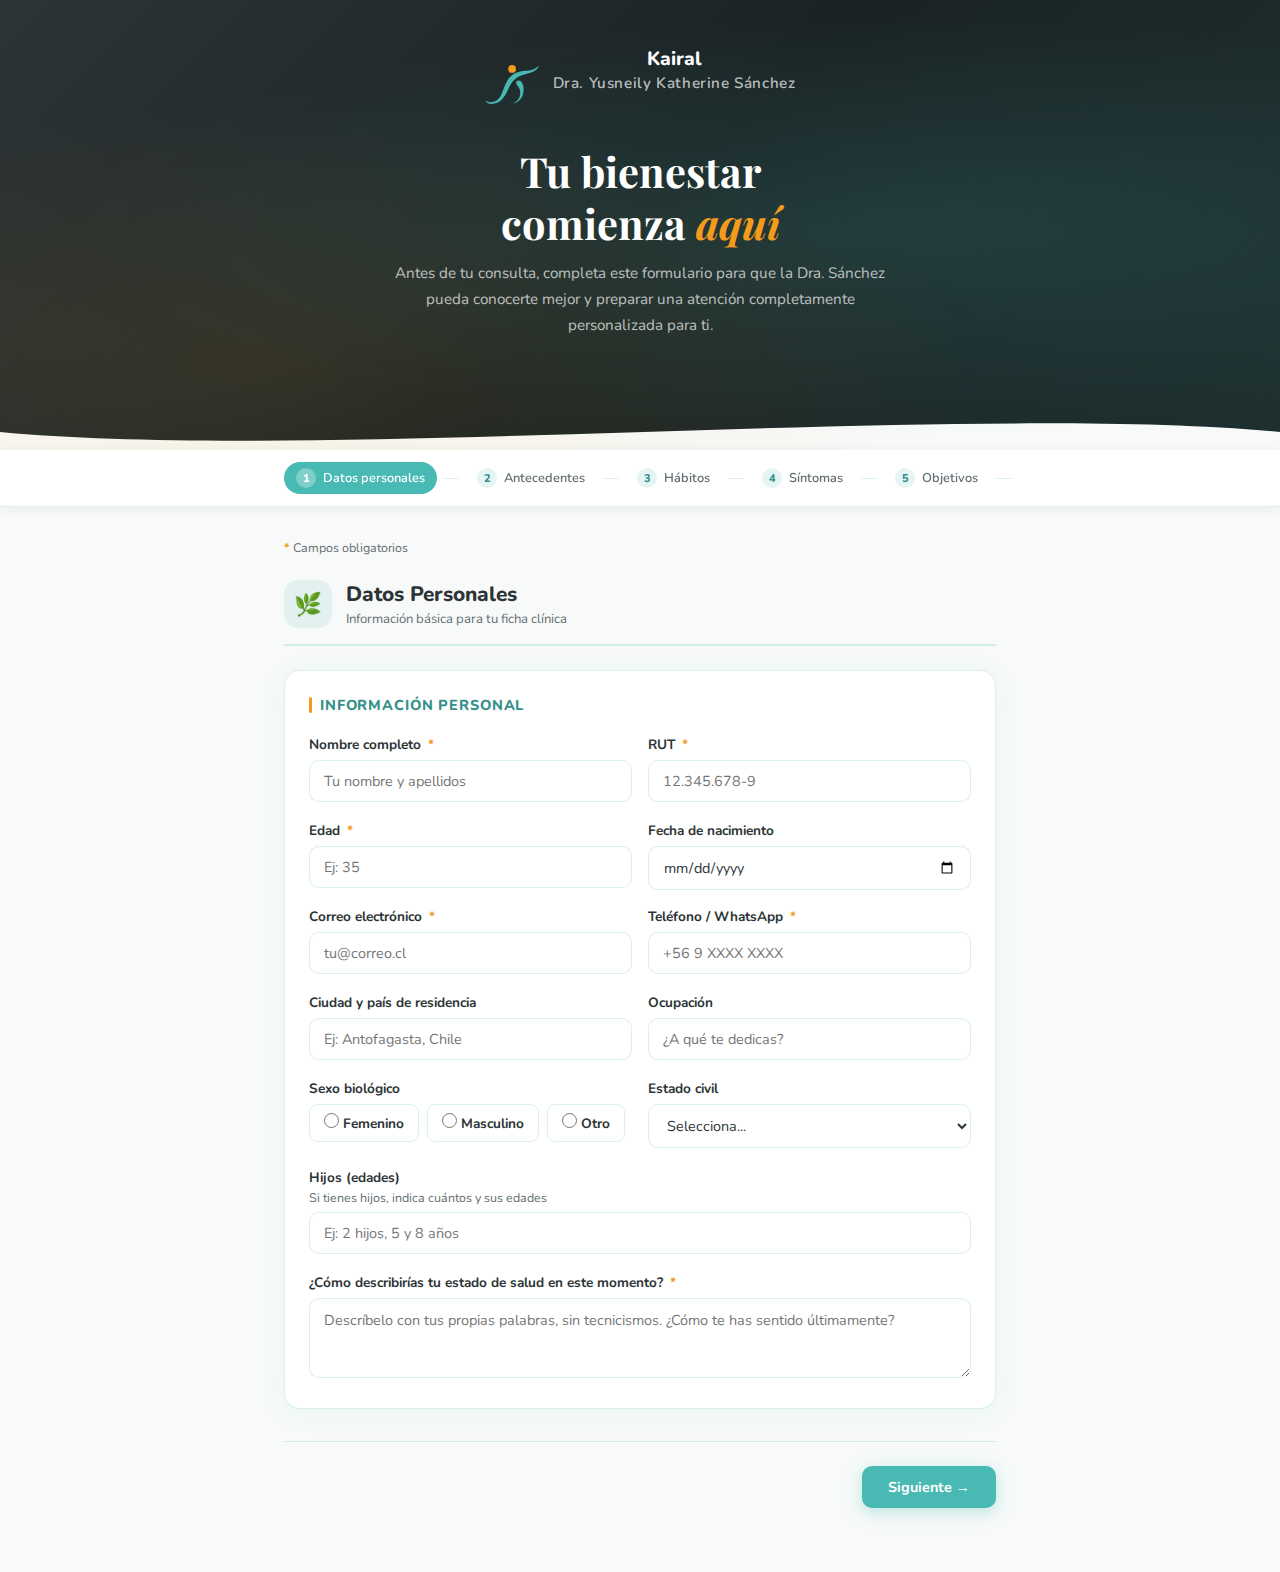
<file: consulta-previa-ks24.html>
<!DOCTYPE html>
<html lang="es">
<head>
<meta charset="UTF-8">
<meta name="viewport" content="width=device-width, initial-scale=1.0">
<title>Preconsulta | Dra. Yusneily Sánchez · Kairal</title>
<link rel="preconnect" href="https://fonts.googleapis.com">
<link rel="preconnect" href="https://fonts.gstatic.com" crossorigin>
<link href="https://fonts.googleapis.com/css2?family=Nunito:wght@300;400;600;700;800&family=Playfair+Display:ital,wght@0,600;1,500&display=swap" rel="stylesheet">
<style>
:root {
  --teal:       #48B9B3;
  --teal-dark:  #35908a;
  --teal-light: rgba(72,185,179,0.12);
  --amber:      #F59B1B;
  --amber-light:rgba(245,155,27,0.12);
  --dark:       #2D3436;
  --gray:       #636E72;
  --bg:         #F7FAF9;
  --white:      #ffffff;
  --border:     rgba(72,185,179,0.2);
  --card-shadow:0 4px 24px rgba(72,185,179,0.08);
  --radius:     16px;
}

* { margin:0; padding:0; box-sizing:border-box; }

body {
  font-family:'Nunito', sans-serif;
  background: var(--bg);
  color: var(--dark);
  min-height: 100vh;
  overflow-x: hidden;
}

/* ── HERO ── */
.hero {
  background: linear-gradient(135deg, #2D3436 0%, #1a2324 50%, #1e3030 100%);
  padding: 0;
  position: relative;
  overflow: hidden;
}
.hero::before {
  content:'';
  position:absolute; inset:0;
  background: radial-gradient(ellipse at 70% 50%, rgba(72,185,179,0.15) 0%, transparent 65%),
              radial-gradient(ellipse at 20% 80%, rgba(245,155,27,0.1) 0%, transparent 50%);
}
.hero-inner {
  position: relative;
  max-width: 760px;
  margin: 0 auto;
  padding: 3rem 2rem 2.5rem;
  text-align: center;
}
.hero-logo {
  margin-bottom: 1.5rem;
  display: flex;
  align-items: center;
  justify-content: center;
  gap: 14px;
}
.hero-logo svg { width:54px; height:39px; }
.hero-brand h1 {
  font-size: 1.2rem;
  font-weight: 800;
  color: white;
  line-height: 1.2;
}
.hero-brand p {
  font-size: 0.75rem;
  color: var(--teal);
  font-weight: 600;
  letter-spacing: 0.04em;
}
.hero h2 {
  font-family: 'Playfair Display', serif;
  font-size: clamp(1.8rem, 4vw, 2.6rem);
  color: white;
  margin-bottom: 0.75rem;
  line-height: 1.25;
}
.hero h2 em {
  color: var(--amber);
  font-style: italic;
}
.hero p {
  color: rgba(255,255,255,0.7);
  font-size: 0.95rem;
  line-height: 1.7;
  max-width: 500px;
  margin: 0 auto 1.5rem;
}
.hero-wave {
  display: block;
  width: 100%;
  height: 50px;
  margin-bottom: -2px;
}

/* ── PROGRESS ── */
.progress-wrap {
  background: white;
  border-bottom: 1px solid var(--border);
  position: sticky;
  top: 0;
  z-index: 100;
  box-shadow: 0 2px 12px rgba(0,0,0,0.06);
}
.progress-inner {
  max-width: 760px;
  margin: 0 auto;
  padding: 0.75rem 1.5rem;
  display: flex;
  align-items: center;
  gap: 6px;
  overflow-x: auto;
}
.progress-inner::-webkit-scrollbar { display:none; }
.p-step {
  display: flex;
  align-items: center;
  gap: 7px;
  padding: 6px 12px;
  border-radius: 20px;
  cursor: pointer;
  transition: all .2s;
  white-space: nowrap;
  font-size: 0.8rem;
  font-weight: 600;
  color: var(--gray);
  flex-shrink: 0;
}
.p-step:hover { background: var(--teal-light); color: var(--teal-dark); }
.p-step.active { background: var(--teal); color: white; }
.p-step.done { background: var(--teal-light); color: var(--teal-dark); }
.p-step .num {
  width: 20px; height: 20px;
  border-radius: 50%;
  background: rgba(255,255,255,0.3);
  display: flex; align-items: center; justify-content: center;
  font-size: 0.7rem; font-weight: 800;
  flex-shrink: 0;
}
.p-step:not(.active) .num { background: rgba(72,185,179,0.15); color: var(--teal-dark); }
.p-div { width: 16px; height: 1px; background: var(--border); flex-shrink:0; }

/* ── MAIN ── */
.main {
  max-width: 760px;
  margin: 0 auto;
  padding: 2rem 1.5rem 4rem;
}

/* ── SECTION ── */
.section { display: none; }
.section.active { display: block; }

.section-header {
  display: flex;
  align-items: center;
  gap: 14px;
  margin-bottom: 1.5rem;
  padding-bottom: 1rem;
  border-bottom: 2px solid var(--border);
}
.section-icon {
  width: 48px; height: 48px;
  background: var(--teal-light);
  border-radius: 14px;
  display: flex; align-items: center; justify-content: center;
  font-size: 1.4rem;
  flex-shrink: 0;
}
.section-title { font-size: 1.3rem; font-weight: 800; color: var(--dark); }
.section-subtitle { font-size: 0.82rem; color: var(--gray); margin-top: 2px; }

/* ── CARD ── */
.card {
  background: white;
  border-radius: var(--radius);
  border: 1px solid var(--border);
  padding: 1.5rem;
  margin-bottom: 1.2rem;
  box-shadow: var(--card-shadow);
}
.card-title {
  font-size: 0.9rem;
  font-weight: 800;
  color: var(--teal-dark);
  text-transform: uppercase;
  letter-spacing: 0.06em;
  margin-bottom: 1.2rem;
  display: flex;
  align-items: center;
  gap: 8px;
}
.card-title::before {
  content:'';
  display: inline-block;
  width: 3px; height: 16px;
  background: var(--amber);
  border-radius: 2px;
}

/* ── FIELDS ── */
.field {
  margin-bottom: 1.2rem;
}
.field:last-child { margin-bottom: 0; }

.field label {
  display: block;
  font-size: 0.85rem;
  font-weight: 700;
  color: var(--dark);
  margin-bottom: 6px;
}
.field label .req { color: var(--amber); margin-left: 3px; }
.field label .hint {
  font-weight: 400;
  color: var(--gray);
  font-size: 0.78rem;
  display: block;
  margin-top: 2px;
}

input[type="text"],
input[type="email"],
input[type="tel"],
input[type="date"],
select,
textarea {
  width: 100%;
  padding: 10px 14px;
  border: 1.5px solid var(--border);
  border-radius: 10px;
  font-family: 'Nunito', sans-serif;
  font-size: 0.9rem;
  color: var(--dark);
  background: white;
  transition: border-color .2s, box-shadow .2s;
  outline: none;
}
input:focus, select:focus, textarea:focus {
  border-color: var(--teal);
  box-shadow: 0 0 0 3px rgba(72,185,179,0.15);
}
textarea { resize: vertical; min-height: 80px; line-height: 1.6; }
select { cursor: pointer; }

.grid-2 { display: grid; grid-template-columns: 1fr 1fr; gap: 1rem; }
@media(max-width:540px){ .grid-2 { grid-template-columns: 1fr; } }

/* ── RADIO / CHECK ── */
.radio-group, .check-group {
  display: flex;
  flex-wrap: wrap;
  gap: 8px;
}
.radio-item, .check-item {
  display: flex;
  align-items: center;
  gap: 8px;
  padding: 8px 14px;
  border: 1.5px solid var(--border);
  border-radius: 8px;
  cursor: pointer;
  font-size: 0.85rem;
  font-weight: 600;
  color: var(--gray);
  transition: all .2s;
  user-select: none;
}
.radio-item:hover, .check-item:hover {
  border-color: var(--teal);
  color: var(--teal-dark);
  background: var(--teal-light);
}
.radio-item.selected, .check-item.selected {
  border-color: var(--teal);
  background: var(--teal-light);
  color: var(--teal-dark);
}
.radio-item input, .check-item input {
  width: auto; padding: 0; border: none; box-shadow: none;
  accent-color: var(--teal);
  width: 15px; height: 15px;
  flex-shrink: 0;
}
.radio-group.col, .check-group.col { flex-direction: column; }
.radio-group.col .radio-item,
.check-group.col .check-item { width: 100%; }

/* ── RANGE ── */
.range-wrap { display: flex; align-items: center; gap: 14px; }
.range-wrap input[type="range"] {
  flex: 1; accent-color: var(--teal);
  padding: 0; border: none; box-shadow: none; background: none;
  height: auto;
}
.range-labels {
  display: flex;
  justify-content: space-between;
  font-size: 0.72rem;
  color: var(--gray);
  margin-top: 4px;
}
.range-val {
  min-width: 80px;
  text-align: right;
  font-size: 0.85rem;
  font-weight: 700;
  color: var(--teal-dark);
}

/* ── SISTEMA CHIPS ── */
.sys-grid {
  display: grid;
  grid-template-columns: repeat(auto-fill, minmax(160px, 1fr));
  gap: 8px;
}
.sys-item {
  display: flex;
  align-items: center;
  gap: 8px;
  padding: 9px 12px;
  border: 1.5px solid var(--border);
  border-radius: 10px;
  cursor: pointer;
  font-size: 0.82rem;
  font-weight: 600;
  color: var(--gray);
  transition: all .2s;
  user-select: none;
}
.sys-item:hover { border-color: var(--teal); color: var(--teal-dark); }
.sys-item.selected {
  border-color: var(--teal);
  background: var(--teal-light);
  color: var(--teal-dark);
}
.sys-item input {
  accent-color: var(--teal);
  width: 14px; height: 14px;
  flex-shrink: 0;
  border: none; box-shadow: none; padding: 0;
  width: auto; height: auto;
}
.sys-category {
  font-size: 0.75rem;
  font-weight: 800;
  color: var(--amber);
  text-transform: uppercase;
  letter-spacing: 0.08em;
  margin: 1rem 0 0.5rem;
}
.sys-category:first-child { margin-top: 0; }

/* ── UPLOAD ── */
.upload-zone {
  border: 2px dashed var(--border);
  border-radius: 12px;
  padding: 1.5rem;
  text-align: center;
  cursor: pointer;
  transition: all .2s;
  background: var(--bg);
}
.upload-zone:hover, .upload-zone.dragover {
  border-color: var(--teal);
  background: var(--teal-light);
}
.upload-zone input { display: none; }
.upload-icon { font-size: 2rem; margin-bottom: 0.5rem; }
.upload-zone p { font-size: 0.85rem; color: var(--gray); line-height: 1.5; }
.upload-zone strong { color: var(--teal-dark); }
.file-list { margin-top: 0.75rem; display: flex; flex-direction: column; gap: 6px; }
.file-item {
  display: flex; align-items: center; gap: 10px;
  padding: 8px 12px;
  background: white; border: 1px solid var(--border);
  border-radius: 8px; font-size: 0.82rem;
}
.file-item .fname { flex:1; overflow:hidden; text-overflow:ellipsis; white-space:nowrap; }
.file-item .fsize { color: var(--gray); font-size: 0.75rem; }
.file-item .frem {
  background: none; border: none; cursor: pointer;
  color: var(--gray); font-size: 1.1rem; line-height:1;
  transition: color .2s;
}
.file-item .frem:hover { color: #e74c3c; }

/* ── NAV BUTTONS ── */
.nav-buttons {
  display: flex;
  justify-content: space-between;
  align-items: center;
  margin-top: 2rem;
  padding-top: 1.5rem;
  border-top: 1px solid var(--border);
}
.btn {
  padding: 11px 26px;
  border-radius: 10px;
  font-family: 'Nunito', sans-serif;
  font-size: 0.9rem;
  font-weight: 700;
  cursor: pointer;
  transition: all .2s;
  border: none;
}
.btn-back {
  background: transparent;
  color: var(--gray);
  border: 1.5px solid var(--border);
}
.btn-back:hover { border-color: var(--gray); color: var(--dark); }
.btn-next {
  background: var(--teal);
  color: white;
  box-shadow: 0 4px 16px rgba(72,185,179,0.35);
}
.btn-next:hover { background: var(--teal-dark); transform: translateY(-1px); }
.btn-submit {
  background: linear-gradient(135deg, var(--amber), #e08a10);
  color: white;
  padding: 13px 32px;
  font-size: 1rem;
  box-shadow: 0 4px 20px rgba(245,155,27,0.4);
}
.btn-submit:hover { transform: translateY(-2px); box-shadow: 0 6px 24px rgba(245,155,27,0.5); }
.btn-submit:disabled { opacity: .6; cursor: not-allowed; transform: none; }

/* ── RESUMEN ── */
.summary-block {
  background: var(--teal-light);
  border: 1px solid var(--border);
  border-radius: 12px;
  padding: 1.2rem 1.5rem;
  margin-bottom: 1rem;
}
.summary-block h4 {
  font-size: 0.78rem;
  text-transform: uppercase;
  letter-spacing: 0.08em;
  color: var(--teal-dark);
  font-weight: 800;
  margin-bottom: 0.75rem;
}
.summary-grid { display: grid; grid-template-columns: 1fr 1fr; gap: 8px; }
@media(max-width:500px){ .summary-grid { grid-template-columns: 1fr; } }
.s-item { }
.s-label { font-size: 0.72rem; color: var(--gray); font-weight: 600; margin-bottom: 2px; }
.s-val { font-size: 0.85rem; font-weight: 700; color: var(--dark); word-break: break-word; }

/* ── TOAST ── */
#toast {
  position: fixed;
  bottom: 24px; right: 24px;
  z-index: 9999;
  padding: 14px 20px;
  border-radius: 12px;
  font-size: 0.88rem;
  font-weight: 700;
  box-shadow: 0 8px 32px rgba(0,0,0,0.15);
  opacity: 0;
  transform: translateY(8px);
  transition: all .3s;
  pointer-events: none;
  max-width: 320px;
}
#toast.show { opacity: 1; transform: translateY(0); }
#toast.ok { background: var(--teal); color: white; }
#toast.err { background: #e74c3c; color: white; }

/* ── SUCCESS ── */
#success-screen {
  display: none;
  text-align: center;
  padding: 3rem 1rem;
}
#success-screen .tick {
  width: 80px; height: 80px;
  background: var(--teal-light);
  border-radius: 50%;
  display: flex; align-items: center; justify-content: center;
  font-size: 2.2rem;
  margin: 0 auto 1.5rem;
}
#success-screen h2 {
  font-family: 'Playfair Display', serif;
  font-size: 1.8rem;
  color: var(--dark);
  margin-bottom: 0.75rem;
}
#success-screen p {
  color: var(--gray);
  font-size: 0.95rem;
  line-height: 1.7;
  max-width: 440px;
  margin: 0 auto;
}

/* ── SPINNER ── */
.spinner {
  display: inline-block;
  width: 16px; height: 16px;
  border: 2px solid rgba(255,255,255,0.4);
  border-top-color: white;
  border-radius: 50%;
  animation: spin .7s linear infinite;
  margin-right: 8px;
  vertical-align: middle;
}
@keyframes spin { to { transform: rotate(360deg); } }

/* ── REQUIRED NOTE ── */
.req-note {
  font-size: 0.78rem;
  color: var(--gray);
  margin-bottom: 1.5rem;
}
.req-note span { color: var(--amber); font-weight: 700; }

/* fade in sections */
.section.active { animation: fadeIn .3s ease; }
@keyframes fadeIn { from { opacity:0; transform:translateY(8px); } to { opacity:1; transform:translateY(0); } }

/* ── RESPONSIVE ── */
@media(max-width:480px){
  .hero-inner { padding: 2rem 1.2rem 2rem; }
  .main { padding: 1.5rem 1rem 3rem; }
  .card { padding: 1.2rem; }
  .nav-buttons { flex-direction: column-reverse; gap: 10px; }
  .nav-buttons .btn { width: 100%; text-align: center; }
}
</style>
</head>
<body>

<!-- HERO -->
<div class="hero">
  <div class="hero-inner">
    <div class="hero-logo">
      <svg viewBox="0 0 55.45 39.85" xmlns="http://www.w3.org/2000/svg">
        <circle fill="#f59b1b" cx="27.79" cy="3.98" r="3.98"/>
        <path fill="#48b9b2" d="M0,35.93s.04-.06.06-.03c.58.72,3.49,3.79,9.6,1.54,6.94-2.55,8.16-10.56,10.63-15.98,0,0,2.82-7.46,6.26-10.06s5.84-4.79,15.84-5.56c8.46-.66,12.03-4.39,12.92-5.52.05-.07.16-.01.14.07-.39,1.32-2.16,5.61-8.84,7.56-7.95,2.32-10.91,2.82-14.85,5.77-3.94,2.96-4.93,4.93-8.73,12.81-3.8,7.88-7.53,11.12-11.12,12.46S1.39,40.67,0,35.93Z"/>
        <path fill="#48b9b2" d="M33.65,21.45c-1.21-1.37-2.73-3.76-.48-5.34,0,0,3.1-1.62,5.35,3.03,0,0,1.76,3.11.91,8.52-.84,5.41-3.03,8.45-7.11,10.59,0,0-1.94,1.16-4.22,1.45-.04,0-.06-.06-.02-.07,1.19-.54,6.56-3.21,7.65-7.66.48-1.97.56-3.6.43-4.95-.2-2.08-1.13-4.01-2.51-5.57Z"/>
      </svg>
      <div class="hero-brand">
        <h1>Kairal</h1>
        <p>Dra. Yusneily Katherine Sánchez</p>
      </div>
    </div>
    <h2>Tu bienestar<br/>comienza <em>aquí</em></h2>
    <p>Antes de tu consulta, completa este formulario para que la Dra. Sánchez pueda conocerte mejor y preparar una atención completamente personalizada para ti.</p>
  </div>
  <svg class="hero-wave" viewBox="0 0 1440 50" preserveAspectRatio="none" xmlns="http://www.w3.org/2000/svg">
    <path fill="#F7FAF9" d="M0,30 C360,60 1080,0 1440,30 L1440,50 L0,50 Z"/>
  </svg>
</div>

<!-- PROGRESS -->
<div class="progress-wrap">
  <div class="progress-inner" id="progress-bar">
    <div class="p-step active" onclick="goTo(0)"><div class="num">1</div> Datos personales</div>
    <div class="p-div"></div>
    <div class="p-step" onclick="goTo(1)"><div class="num">2</div> Antecedentes</div>
    <div class="p-div"></div>
    <div class="p-step" onclick="goTo(2)"><div class="num">3</div> Hábitos</div>
    <div class="p-div"></div>
    <div class="p-step" onclick="goTo(3)"><div class="num">4</div> Síntomas</div>
    <div class="p-div"></div>
    <div class="p-step" onclick="goTo(4)"><div class="num">5</div> Objetivos</div>
    <div class="p-div"></div>
    <div class="p-step" onclick="goTo(5)"><div class="num">6</div> Exámenes</div>
    <div class="p-div"></div>
    <div class="p-step" onclick="goTo(6)"><div class="num">7</div> Resumen</div>
  </div>
</div>

<!-- MAIN FORM -->
<div class="main">
<p class="req-note"><span>*</span> Campos obligatorios</p>

<!-- ══ SEC 0: DATOS PERSONALES ══ -->
<div class="section active" id="sec-0">
  <div class="section-header">
    <div class="section-icon">🌿</div>
    <div>
      <div class="section-title">Datos Personales</div>
      <div class="section-subtitle">Información básica para tu ficha clínica</div>
    </div>
  </div>

  <div class="card">
    <div class="card-title">Información personal</div>
    <div class="grid-2">
      <div class="field">
        <label>Nombre completo <span class="req">*</span></label>
        <input type="text" id="nombre" placeholder="Tu nombre y apellidos" required>
      </div>
      <div class="field">
        <label>RUT <span class="req">*</span></label>
        <input type="text" id="rut" placeholder="12.345.678-9">
      </div>
    </div>
    <div class="grid-2">
      <div class="field">
        <label>Edad <span class="req">*</span></label>
        <input type="text" id="edad" placeholder="Ej: 35">
      </div>
      <div class="field">
        <label>Fecha de nacimiento</label>
        <input type="date" id="fechaNac">
      </div>
    </div>
    <div class="grid-2">
      <div class="field">
        <label>Correo electrónico <span class="req">*</span></label>
        <input type="email" id="email" placeholder="tu@correo.cl">
      </div>
      <div class="field">
        <label>Teléfono / WhatsApp <span class="req">*</span></label>
        <input type="tel" id="telefono" placeholder="+56 9 XXXX XXXX">
      </div>
    </div>
    <div class="grid-2">
      <div class="field">
        <label>Ciudad y país de residencia</label>
        <input type="text" id="ciudad" placeholder="Ej: Antofagasta, Chile">
      </div>
      <div class="field">
        <label>Ocupación</label>
        <input type="text" id="ocupacion" placeholder="¿A qué te dedicas?">
      </div>
    </div>
    <div class="grid-2">
      <div class="field">
        <label>Sexo biológico</label>
        <div class="radio-group">
          <label class="radio-item"><input type="radio" name="sexo" value="Femenino" onchange="radioSel(this)"> Femenino</label>
          <label class="radio-item"><input type="radio" name="sexo" value="Masculino" onchange="radioSel(this)"> Masculino</label>
          <label class="radio-item"><input type="radio" name="sexo" value="Otro" onchange="radioSel(this)"> Otro</label>
        </div>
      </div>
      <div class="field">
        <label>Estado civil</label>
        <select id="estadoCivil">
          <option value="">Selecciona...</option>
          <option>Soltero/a</option>
          <option>Casado/a</option>
          <option>Conviviente</option>
          <option>Divorciado/a</option>
          <option>Viudo/a</option>
        </select>
      </div>
    </div>
    <div class="field">
      <label>Hijos (edades)
        <span class="hint">Si tienes hijos, indica cuántos y sus edades</span>
      </label>
      <input type="text" id="hijos" placeholder="Ej: 2 hijos, 5 y 8 años">
    </div>
    <div class="field">
      <label>¿Cómo describirías tu estado de salud en este momento? <span class="req">*</span></label>
      <textarea id="saludActual" placeholder="Descríbelo con tus propias palabras, sin tecnicismos. ¿Cómo te has sentido últimamente?"></textarea>
    </div>
  </div>

  <div class="nav-buttons">
    <div></div>
    <button class="btn btn-next" onclick="goTo(1)">Siguiente →</button>
  </div>
</div>

<!-- ══ SEC 1: ANTECEDENTES ══ -->
<div class="section" id="sec-1">
  <div class="section-header">
    <div class="section-icon">📋</div>
    <div>
      <div class="section-title">Antecedentes Médicos</div>
      <div class="section-subtitle">Historial de salud personal y familiar</div>
    </div>
  </div>

  <div class="card">
    <div class="card-title">Historial personal</div>
    <div class="field">
      <label>Diagnósticos médicos actuales o pasados
        <span class="hint">Incluye todo lo que recuerdes, aunque haya sido hace años</span>
      </label>
      <textarea id="diagnosticos" placeholder="Ej: hipotiroidismo, gastritis, ansiedad diagnosticada en 2020..."></textarea>
    </div>
    <div class="field">
      <label>Medicamentos que tomas actualmente
        <span class="hint">Incluye nombre, dosis y frecuencia si los recuerdas</span>
      </label>
      <textarea id="medicamentos" placeholder="Ej: Levotiroxina 50mcg (una vez al día en ayunas)..."></textarea>
    </div>
    <div class="field">
      <label>Suplementos que consumes
        <span class="hint">Vitaminas, minerales, colágeno, probióticos, etc.</span>
      </label>
      <textarea id="suplementos" placeholder="Ej: Vitamina D 2000 UI, Omega 3, Magnesio..."></textarea>
    </div>
    <div class="field">
      <label>Cirugías previas</label>
      <textarea id="cirugias" rows="2" placeholder="Ej: Apendicectomía (2015), cesárea (2019)..."></textarea>
    </div>
  </div>

  <div class="card">
    <div class="card-title">Historial familiar</div>
    <div class="field">
      <label>¿Hay enfermedades frecuentes en tu familia?
        <span class="hint">Padres, abuelos, hermanos. Ej: diabetes, hipertensión, cáncer, enfermedades autoinmunes, depresión...</span>
      </label>
      <textarea id="antFamiliares" placeholder="Ej: Madre con diabetes tipo 2, padre con hipertensión, abuela con Hashimoto..."></textarea>
    </div>
    <div class="field">
      <label>Alergias o intolerancias conocidas</label>
      <textarea id="alergias" rows="2" placeholder="Alergias a medicamentos, alimentos, materiales, etc."></textarea>
    </div>
  </div>

  <div class="nav-buttons">
    <button class="btn btn-back" onclick="goTo(0)">← Anterior</button>
    <button class="btn btn-next" onclick="goTo(2)">Siguiente →</button>
  </div>
</div>

<!-- ══ SEC 2: HÁBITOS ══ -->
<div class="section" id="sec-2">
  <div class="section-header">
    <div class="section-icon">🌱</div>
    <div>
      <div class="section-title">Hábitos y Estilo de Vida</div>
      <div class="section-subtitle">Alimentación, sueño, movimiento y bienestar emocional</div>
    </div>
  </div>

  <div class="card">
    <div class="card-title">Alimentación</div>
    <div class="field">
      <label>¿Tienes alguna intolerancia o alergia alimentaria?</label>
      <input type="text" id="intolerancias" placeholder="Ej: gluten, lactosa, frutos secos...">
    </div>
    <div class="field">
      <label>¿Sigues algún patrón alimentario?</label>
      <div class="radio-group">
        <label class="radio-item"><input type="radio" name="patron" value="Sin restricciones" onchange="radioSel(this)"> Sin restricciones</label>
        <label class="radio-item"><input type="radio" name="patron" value="Vegetariano" onchange="radioSel(this)"> Vegetariano</label>
        <label class="radio-item"><input type="radio" name="patron" value="Vegano" onchange="radioSel(this)"> Vegano</label>
        <label class="radio-item"><input type="radio" name="patron" value="Sin gluten" onchange="radioSel(this)"> Sin gluten</label>
        <label class="radio-item"><input type="radio" name="patron" value="Cetogénica" onchange="radioSel(this)"> Cetogénica</label>
        <label class="radio-item"><input type="radio" name="patron" value="Otro" onchange="radioSel(this)"> Otro</label>
      </div>
    </div>
    <div class="field">
      <label>¿Con qué frecuencia consumes alimentos ultraprocesados o con alto azúcar?
        <span class="hint">Galletas, cereales de caja, jugos en caja, snacks, golosinas, bebidas azucaradas, embutidos...</span>
      </label>
      <div class="radio-group col">
        <label class="radio-item"><input type="radio" name="ultraprocesados" value="Raramente o nunca" onchange="radioSel(this)"> Raramente o nunca</label>
        <label class="radio-item"><input type="radio" name="ultraprocesados" value="1-2 veces por semana" onchange="radioSel(this)"> 1–2 veces por semana</label>
        <label class="radio-item"><input type="radio" name="ultraprocesados" value="3-4 veces por semana" onchange="radioSel(this)"> 3–4 veces por semana</label>
        <label class="radio-item"><input type="radio" name="ultraprocesados" value="Todos los días" onchange="radioSel(this)"> Todos los días</label>
      </div>
    </div>
    <div class="grid-2">
      <div class="field">
        <label>¿Cuántas comidas haces al día?
          <span class="hint">¿Sueles saltarte alguna?</span>
        </label>
        <input type="text" id="comidas" placeholder="Ej: 3 comidas, a veces salto el desayuno">
      </div>
      <div class="field">
        <label>¿Cuánta agua tomas al día?</label>
        <input type="text" id="agua" placeholder="Ej: 1 litro, 2 litros...">
      </div>
    </div>
  </div>

  <div class="card">
    <div class="card-title">Sueño</div>
    <div class="grid-2">
      <div class="field">
        <label>¿Cuántas horas duermes por noche?</label>
        <input type="text" id="hSueno" placeholder="Ej: 6–7 horas">
      </div>
      <div class="field">
        <label>¿Te sientes descansado/a al despertar?</label>
        <div class="radio-group col">
          <label class="radio-item"><input type="radio" name="descansado" value="Sí, generalmente" onchange="radioSel(this)"> Sí, generalmente</label>
          <label class="radio-item"><input type="radio" name="descansado" value="A veces" onchange="radioSel(this)"> A veces</label>
          <label class="radio-item"><input type="radio" name="descansado" value="Casi nunca" onchange="radioSel(this)"> Casi nunca</label>
        </div>
      </div>
    </div>
    <div class="field">
      <label>¿Tienes dificultad para dormir o te despiertas en la noche?</label>
      <textarea id="problemasSueno" rows="2" placeholder="Cuéntanos: ¿te cuesta quedarte dormido/a, te despiertas a medianoche, tienes pesadillas...?"></textarea>
    </div>
  </div>

  <div class="card">
    <div class="card-title">Estrés y bienestar emocional</div>
    <div class="field">
      <label>¿Cómo describirías tu nivel de estrés actual?
        <span class="hint">1 = sin estrés · 10 = estrés muy alto</span>
      </label>
      <div class="range-wrap">
        <input type="range" id="estres" min="1" max="10" value="5" oninput="updateRange(this,'estres-val')">
        <div class="range-val" id="estres-val">5 / 10</div>
      </div>
      <div class="range-labels"><span>Sin estrés</span><span>Estrés muy alto</span></div>
    </div>
    <div class="field">
      <label>¿Tienes alguna forma que te ayude a calmarte cuando estás estresado/a?</label>
      <input type="text" id="tecnicasRelax" placeholder="Ej: meditación, caminata, lectura, música...">
    </div>
    <div class="field">
      <label>¿Ha habido eventos recientes que hayan afectado tu bienestar emocional?</label>
      <textarea id="eventosEmocionales" rows="2" placeholder="Pérdidas, separaciones, cambios laborales, mudanzas... Solo lo que desees compartir."></textarea>
    </div>
    <div class="field">
      <label>¿Tienes tiempo para descansar y hacer cosas que disfrutas?</label>
      <div class="radio-group">
        <label class="radio-item"><input type="radio" name="descanso" value="Sí, regularmente" onchange="radioSel(this)"> Sí, regularmente</label>
        <label class="radio-item"><input type="radio" name="descanso" value="A veces" onchange="radioSel(this)"> A veces</label>
        <label class="radio-item"><input type="radio" name="descanso" value="Casi no tengo tiempo" onchange="radioSel(this)"> Casi no tengo tiempo</label>
      </div>
    </div>
  </div>

  <div class="card">
    <div class="card-title">Actividad física</div>
    <div class="field">
      <label>¿Realizas actividad física? ¿Con qué frecuencia y de qué tipo?</label>
      <textarea id="actFisica" rows="2" placeholder="Ej: caminata 3 veces por semana, yoga los lunes, sin actividad actualmente..."></textarea>
    </div>
  </div>

  <div class="nav-buttons">
    <button class="btn btn-back" onclick="goTo(1)">← Anterior</button>
    <button class="btn btn-next" onclick="goTo(3)">Siguiente →</button>
  </div>
</div>

<!-- ══ SEC 3: SÍNTOMAS ══ -->
<div class="section" id="sec-3">
  <div class="section-header">
    <div class="section-icon">🔍</div>
    <div>
      <div class="section-title">Evaluación por Sistemas</div>
      <div class="section-subtitle">Marca todos los síntomas que hayas tenido recientemente</div>
    </div>
  </div>

  <div class="card">
    <div class="card-title">Síntomas actuales</div>

    <div class="sys-category">🔥 Inflamación / Digestión</div>
    <div class="sys-grid" id="sg-digest">
      <label class="sys-item"><input type="checkbox" value="Estreñimiento" onchange="checkSel(this)"> Estreñimiento</label>
      <label class="sys-item"><input type="checkbox" value="Diarrea frecuente" onchange="checkSel(this)"> Diarrea frecuente</label>
      <label class="sys-item"><input type="checkbox" value="Gases o hinchazón" onchange="checkSel(this)"> Gases o hinchazón</label>
      <label class="sys-item"><input type="checkbox" value="Reflujo o acidez" onchange="checkSel(this)"> Reflujo o acidez</label>
      <label class="sys-item"><input type="checkbox" value="Dolor abdominal" onchange="checkSel(this)"> Dolor abdominal</label>
      <label class="sys-item"><input type="checkbox" value="Intolerancia a ciertos alimentos" onchange="checkSel(this)"> Intolerancia alimentaria</label>
    </div>

    <div class="sys-category">🧠 Sistema nervioso</div>
    <div class="sys-grid" id="sg-nervioso">
      <label class="sys-item"><input type="checkbox" value="Dolor de cabeza frecuente" onchange="checkSel(this)"> Dolor de cabeza</label>
      <label class="sys-item"><input type="checkbox" value="Migrañas" onchange="checkSel(this)"> Migrañas</label>
      <label class="sys-item"><input type="checkbox" value="Fatiga crónica" onchange="checkSel(this)"> Fatiga crónica</label>
      <label class="sys-item"><input type="checkbox" value="Dificultad para concentrarse" onchange="checkSel(this)"> Falta de concentración</label>
      <label class="sys-item"><input type="checkbox" value="Ansiedad" onchange="checkSel(this)"> Ansiedad</label>
      <label class="sys-item"><input type="checkbox" value="Depresión o tristeza persistente" onchange="checkSel(this)"> Depresión / tristeza</label>
      <label class="sys-item"><input type="checkbox" value="Mareos o vértigo" onchange="checkSel(this)"> Mareos / vértigo</label>
      <label class="sys-item"><input type="checkbox" value="Hormigueos" onchange="checkSel(this)"> Hormigueos</label>
    </div>

    <div class="sys-category">⚖️ Hormonal / Metabólico</div>
    <div class="sys-grid" id="sg-hormonal">
      <label class="sys-item"><input type="checkbox" value="Síntomas premenstruales" onchange="checkSel(this)"> SPM</label>
      <label class="sys-item"><input type="checkbox" value="Ciclo irregular" onchange="checkSel(this)"> Ciclo irregular</label>
      <label class="sys-item"><input type="checkbox" value="Hipotiroidismo o sospecha" onchange="checkSel(this)"> Hipotiroidismo</label>
      <label class="sys-item"><input type="checkbox" value="Resistencia a la insulina" onchange="checkSel(this)"> Resistencia insulina</label>
      <label class="sys-item"><input type="checkbox" value="Aumento de peso inexplicado" onchange="checkSel(this)"> Subida de peso</label>
      <label class="sys-item"><input type="checkbox" value="Dificultad para bajar de peso" onchange="checkSel(this)"> No baja de peso</label>
      <label class="sys-item"><input type="checkbox" value="Caída de cabello" onchange="checkSel(this)"> Caída de cabello</label>
      <label class="sys-item"><input type="checkbox" value="Intolerancia al frío o calor" onchange="checkSel(this)"> Intolerancia frío/calor</label>
    </div>

    <div class="sys-category">🛡️ Inmunológico</div>
    <div class="sys-grid" id="sg-inmuno">
      <label class="sys-item"><input type="checkbox" value="Enfermedades autoinmunes" onchange="checkSel(this)"> Autoinmune</label>
      <label class="sys-item"><input type="checkbox" value="Infecciones frecuentes" onchange="checkSel(this)"> Infecciones frecuentes</label>
      <label class="sys-item"><input type="checkbox" value="Alergias estacionales" onchange="checkSel(this)"> Alergias estacionales</label>
      <label class="sys-item"><input type="checkbox" value="Problemas de piel (eccema, psoriasis)" onchange="checkSel(this)"> Problemas de piel</label>
    </div>

    <div class="sys-category">💪 Músculo-esquelético / Otros</div>
    <div class="sys-grid" id="sg-musculo">
      <label class="sys-item"><input type="checkbox" value="Dolor muscular o articular" onchange="checkSel(this)"> Dolor muscular/articular</label>
      <label class="sys-item"><input type="checkbox" value="Dolor crónico sin diagnóstico" onchange="checkSel(this)"> Dolor sin diagnóstico</label>
      <label class="sys-item"><input type="checkbox" value="Palpitaciones" onchange="checkSel(this)"> Palpitaciones</label>
      <label class="sys-item"><input type="checkbox" value="Presión alta" onchange="checkSel(this)"> Presión alta</label>
      <label class="sys-item"><input type="checkbox" value="Dificultad respiratoria" onchange="checkSel(this)"> Dificultad respiratoria</label>
    </div>

    <div class="field" style="margin-top:1.2rem">
      <label>¿Quieres agregar algún síntoma que no aparezca en la lista?</label>
      <textarea id="otrosSintomas" rows="2" placeholder="Describe cualquier otro síntoma relevante..."></textarea>
    </div>
  </div>

  <div class="nav-buttons">
    <button class="btn btn-back" onclick="goTo(2)">← Anterior</button>
    <button class="btn btn-next" onclick="goTo(4)">Siguiente →</button>
  </div>
</div>

<!-- ══ SEC 4: OBJETIVOS ══ -->
<div class="section" id="sec-4">
  <div class="section-header">
    <div class="section-icon">✨</div>
    <div>
      <div class="section-title">Objetivos y Motivaciones</div>
      <div class="section-subtitle">¿Qué esperas lograr con este proceso?</div>
    </div>
  </div>

  <div class="card">
    <div class="card-title">Lo que quieres lograr</div>
    <div class="field">
      <label>¿Qué deseas lograr con tu consulta y tratamiento? <span class="req">*</span></label>
      <textarea id="objetivos" placeholder="Cuéntanos con detalle qué resultado o cambio quieres ver en tu salud..."></textarea>
    </div>
    <div class="field">
      <label>¿Qué te gustaría mejorar de tu salud física, emocional o mental?</label>
      <textarea id="mejorar" placeholder="No hay respuesta incorrecta. Puedes mencionar cómo quieres sentirte, qué actividades quieres poder hacer, qué síntomas quieres eliminar..."></textarea>
    </div>
    <div class="field">
      <label>¿Estás dispuesto/a a hacer cambios en tu estilo de vida?</label>
      <div class="radio-group col">
        <label class="radio-item"><input type="radio" name="cambios" value="Sí, estoy completamente dispuesto/a" onchange="radioSel(this)"> Sí, estoy completamente dispuesto/a</label>
        <label class="radio-item"><input type="radio" name="cambios" value="Sí, aunque necesito apoyo para mantener los cambios" onchange="radioSel(this)"> Sí, aunque necesito apoyo para mantenerlos</label>
        <label class="radio-item"><input type="radio" name="cambios" value="Tengo algunas limitaciones pero quiero intentarlo" onchange="radioSel(this)"> Tengo limitaciones pero quiero intentarlo</label>
      </div>
    </div>
    <div class="field">
      <label>¿Hay algo más que quieras contarle a la Dra. Sánchez antes de tu consulta?</label>
      <textarea id="notaExtra" placeholder="Cualquier detalle que creas importante y que no hayas podido expresar antes..."></textarea>
    </div>
  </div>

  <div class="nav-buttons">
    <button class="btn btn-back" onclick="goTo(3)">← Anterior</button>
    <button class="btn btn-next" onclick="goTo(5)">Siguiente →</button>
  </div>
</div>

<!-- ══ SEC 5: EXÁMENES ══ -->
<div class="section" id="sec-5">
  <div class="section-header">
    <div class="section-icon">🩺</div>
    <div>
      <div class="section-title">Exámenes e Imágenes</div>
      <div class="section-subtitle">Sube tus resultados para que la Dra. los revise antes de la consulta</div>
    </div>
  </div>

  <div class="card">
    <div class="card-title">Adjuntar archivos</div>
    <p style="font-size:0.82rem; color:var(--gray); margin-bottom:1.2rem; line-height:1.6;">
      Puedes subir exámenes de sangre, imágenes (eco, TAC, RMN), informes médicos o cualquier documento relevante. Formatos aceptados: <strong>PDF, JPG, PNG</strong>. Máximo 10 MB por archivo.
    </p>

    <div class="field">
      <label>Exámenes de laboratorio (sangre, orina, etc.)</label>
      <div class="upload-zone" id="zone-lab" onclick="document.getElementById('files-lab').click()" ondragover="dragOver(event,'zone-lab')" ondragleave="dragLeave('zone-lab')" ondrop="dropFiles(event,'zone-lab','list-lab')">
        <input type="file" id="files-lab" multiple accept=".pdf,.jpg,.jpeg,.png" onchange="fileSelected(this,'list-lab')">
        <div class="upload-icon">🧪</div>
        <p>Arrastra aquí o <strong>haz clic para seleccionar</strong></p>
        <p style="font-size:0.75rem; margin-top:4px;">PDF · JPG · PNG</p>
      </div>
      <div class="file-list" id="list-lab"></div>
    </div>

    <div class="field">
      <label>Imágenes médicas (ecografías, TAC, RMN, Rx)</label>
      <div class="upload-zone" id="zone-img" onclick="document.getElementById('files-img').click()" ondragover="dragOver(event,'zone-img')" ondragleave="dragLeave('zone-img')" ondrop="dropFiles(event,'zone-img','list-img')">
        <input type="file" id="files-img" multiple accept=".pdf,.jpg,.jpeg,.png" onchange="fileSelected(this,'list-img')">
        <div class="upload-icon">🖼️</div>
        <p>Arrastra aquí o <strong>haz clic para seleccionar</strong></p>
        <p style="font-size:0.75rem; margin-top:4px;">PDF · JPG · PNG</p>
      </div>
      <div class="file-list" id="list-img"></div>
    </div>

    <div class="field">
      <label>Otros documentos (informes, recetas, derivaciones)</label>
      <div class="upload-zone" id="zone-otros" onclick="document.getElementById('files-otros').click()" ondragover="dragOver(event,'zone-otros')" ondragleave="dragLeave('zone-otros')" ondrop="dropFiles(event,'zone-otros','list-otros')">
        <input type="file" id="files-otros" multiple accept=".pdf,.jpg,.jpeg,.png" onchange="fileSelected(this,'list-otros')">
        <div class="upload-icon">📄</div>
        <p>Arrastra aquí o <strong>haz clic para seleccionar</strong></p>
        <p style="font-size:0.75rem; margin-top:4px;">PDF · JPG · PNG</p>
      </div>
      <div class="file-list" id="list-otros"></div>
    </div>
  </div>

  <div class="nav-buttons">
    <button class="btn btn-back" onclick="goTo(4)">← Anterior</button>
    <button class="btn btn-next" onclick="goTo(6)">Revisar y enviar →</button>
  </div>
</div>

<!-- ══ SEC 6: RESUMEN ══ -->
<div class="section" id="sec-6">
  <div class="section-header">
    <div class="section-icon">✅</div>
    <div>
      <div class="section-title">Resumen y Envío</div>
      <div class="section-subtitle">Revisa tu información antes de enviar</div>
    </div>
  </div>

  <div id="summary-container"></div>

  <div class="card" style="background:var(--amber-light); border-color:rgba(245,155,27,0.3);">
    <p style="font-size:0.85rem; line-height:1.7; color:var(--dark);">
      Al enviar este formulario, autorizas a la <strong>Dra. Yusneily Katherine Sánchez</strong> a utilizar esta información exclusivamente para fines médicos y de atención clínica, en conformidad con las normas de confidencialidad médica vigentes en Chile.
    </p>
  </div>

  <div class="nav-buttons">
    <button class="btn btn-back" onclick="goTo(5)">← Anterior</button>
    <button class="btn btn-submit" id="btn-enviar" onclick="enviarFormulario()">
      Enviar Preconsulta
    </button>
  </div>
</div>

<!-- SUCCESS -->
<div id="success-screen">
  <div class="tick">🌿</div>
  <h2>¡Tu preconsulta fue enviada!</h2>
  <p>La Dra. Sánchez revisará tu información antes de la consulta. Pronto recibirás una confirmación en tu correo electrónico.</p>
  <br>
  <a href="https://wa.me/56974843834?text=Hola,%20acabo%20de%20enviar%20mi%20formulario%20de%20preconsulta" target="_blank" style="display:inline-flex;align-items:center;gap:8px;padding:12px 24px;background:var(--teal);color:white;text-decoration:none;border-radius:10px;font-weight:700;font-size:0.9rem;margin-top:0.5rem;">
    <span>💬</span> Contactar por WhatsApp
  </a>
</div>

</div><!-- /main -->

<!-- TOAST -->
<div id="toast"></div>

<script>
// ── CONFIG ──────────────────────────────────────────────
// REEMPLAZA con la URL de tu Apps Script desplegado
const APPS_SCRIPT_URL = 'https://script.google.com/macros/s/AKfycbzslZXOCU9XbRCbMNqB_fwmvr-T6Rr7Th6KQUbtRbkcM2urXYcTHVI7qR2vaihBzRJJ/exec';

// ── ARCHIVOS ─────────────────────────────────────────────
const fileStore = { lab: [], img: [], otros: [] };

function fileSelected(input, listId) {
  const key = listId.replace('list-','');
  Array.from(input.files).forEach(f => addFile(f, key, listId));
  input.value = '';
}
function dropFiles(e, zoneId, listId) {
  e.preventDefault();
  dragLeave(zoneId);
  const key = listId.replace('list-','');
  Array.from(e.dataTransfer.files).forEach(f => addFile(f, key, listId));
}
function addFile(f, key, listId) {
  if (f.size > 10 * 1024 * 1024) { toast('❌ "' + f.name + '" supera 10 MB', 'err'); return; }
  const allowed = ['application/pdf','image/jpeg','image/png','image/jpg'];
  if (!allowed.includes(f.type)) { toast('❌ Formato no permitido: ' + f.name, 'err'); return; }
  fileStore[key].push(f);
  renderFileList(key, listId);
}
function removeFile(key, idx, listId) {
  fileStore[key].splice(idx, 1);
  renderFileList(key, listId);
}
function renderFileList(key, listId) {
  const list = document.getElementById(listId);
  list.innerHTML = fileStore[key].map((f, i) =>
    `<div class="file-item">
      <span>${f.type === 'application/pdf' ? '📄' : '🖼️'}</span>
      <span class="fname">${f.name}</span>
      <span class="fsize">${(f.size/1024/1024).toFixed(1)} MB</span>
      <button class="frem" onclick="removeFile('${key}',${i},'${listId}')">×</button>
    </div>`
  ).join('');
}
function dragOver(e, id) { e.preventDefault(); document.getElementById(id).classList.add('dragover'); }
function dragLeave(id) { document.getElementById(id).classList.remove('dragover'); }

async function fileToBase64(file) {
  return new Promise((res, rej) => {
    const r = new FileReader();
    r.onload = () => res(r.result.split(',')[1]);
    r.onerror = rej;
    r.readAsDataURL(file);
  });
}

// ── RADIO / CHECKBOX ─────────────────────────────────────
function radioSel(input) {
  const name = input.name;
  document.querySelectorAll(`input[name="${name}"]`).forEach(i => {
    i.closest('.radio-item')?.classList.remove('selected');
  });
  input.closest('.radio-item')?.classList.add('selected');
}
function checkSel(input) {
  input.closest('.check-item, .sys-item')?.classList.toggle('selected', input.checked);
}

// ── RANGE ────────────────────────────────────────────────
function updateRange(input, valId) {
  document.getElementById(valId).textContent = input.value + ' / 10';
}

// ── NAVIGATION ───────────────────────────────────────────
let currentSection = 0;
const TOTAL = 7;

function goTo(n) {
  if (n < 0 || n >= TOTAL) return;
  if (n > currentSection && !validateSection(currentSection)) return;

  document.getElementById('sec-' + currentSection).classList.remove('active');
  currentSection = n;
  document.getElementById('sec-' + n).classList.add('active');
  updateProgress();
  if (n === 6) buildSummary();
  window.scrollTo({ top: 0, behavior: 'smooth' });
}

function updateProgress() {
  const steps = document.querySelectorAll('.p-step');
  steps.forEach((s, i) => {
    s.classList.remove('active','done');
    if (i === currentSection) s.classList.add('active');
    else if (i < currentSection) s.classList.add('done');
  });
}

function validateSection(n) {
  const required = {
    0: [['nombre','Nombre completo'],['rut','RUT'],['edad','Edad'],['email','Correo electrónico'],['telefono','Teléfono'],['saludActual','Descripción de salud actual']],
    4: [['objetivos','Objetivos de consulta']]
  };
  if (!required[n]) return true;
  for (const [id, label] of required[n]) {
    const el = document.getElementById(id);
    if (el && !el.value.trim()) {
      toast('⚠️ El campo "' + label + '" es obligatorio', 'err');
      el.focus();
      return false;
    }
  }
  return true;
}

// ── RESUMEN ───────────────────────────────────────────────
function getVal(id) { const el = document.getElementById(id); return el ? el.value.trim() : ''; }
function getRadio(name) {
  const el = document.querySelector(`input[name="${name}"]:checked`);
  return el ? el.value : '';
}
function getChecked(containerSel) {
  return Array.from(document.querySelectorAll(containerSel + ' input:checked')).map(i => i.value).join(', ') || '—';
}

function buildSummary() {
  const totalFiles = fileStore.lab.length + fileStore.img.length + fileStore.otros.length;
  const sintomas = [
    ...Array.from(document.querySelectorAll('#sg-digest input:checked')),
    ...Array.from(document.querySelectorAll('#sg-nervioso input:checked')),
    ...Array.from(document.querySelectorAll('#sg-hormonal input:checked')),
    ...Array.from(document.querySelectorAll('#sg-inmuno input:checked')),
    ...Array.from(document.querySelectorAll('#sg-musculo input:checked'))
  ].map(i => i.value).join(', ') || '—';

  const blocks = [
    {
      title: '🌿 Datos personales',
      items: [
        ['Nombre', getVal('nombre')], ['RUT', getVal('rut')],
        ['Edad', getVal('edad')], ['Correo', getVal('email')],
        ['Teléfono', getVal('telefono')], ['Ciudad', getVal('ciudad')],
        ['Sexo', getRadio('sexo')], ['Estado civil', getVal('estadoCivil')],
      ]
    },
    {
      title: '📋 Antecedentes',
      items: [
        ['Diagnósticos', getVal('diagnosticos') || '—'],
        ['Medicamentos', getVal('medicamentos') || '—'],
        ['Suplementos', getVal('suplementos') || '—'],
        ['Cirugías', getVal('cirugias') || '—'],
        ['Antec. familiares', getVal('antFamiliares') || '—'],
      ]
    },
    {
      title: '🌱 Hábitos',
      items: [
        ['Patrón alimentario', getRadio('patron') || '—'],
        ['Ultraprocesados', getRadio('ultraprocesados') || '—'],
        ['Comidas/día', getVal('comidas') || '—'],
        ['Agua/día', getVal('agua') || '—'],
        ['Horas de sueño', getVal('hSueno') || '—'],
        ['Descansado/a', getRadio('descansado') || '—'],
        ['Nivel de estrés', document.getElementById('estres').value + '/10'],
        ['Actividad física', getVal('actFisica') || '—'],
      ]
    },
    {
      title: '🔍 Síntomas',
      items: [['Síntomas marcados', sintomas]]
    },
    {
      title: '✨ Objetivos',
      items: [
        ['Objetivos', getVal('objetivos')],
        ['Dispuesto/a a cambios', getRadio('cambios') || '—'],
      ]
    },
    {
      title: '🩺 Archivos',
      items: [
        ['Laboratorio', fileStore.lab.length ? fileStore.lab.map(f=>f.name).join(', ') : 'No adjuntado'],
        ['Imágenes', fileStore.img.length ? fileStore.img.map(f=>f.name).join(', ') : 'No adjuntado'],
        ['Otros docs', fileStore.otros.length ? fileStore.otros.map(f=>f.name).join(', ') : 'No adjuntado'],
      ]
    }
  ];

  document.getElementById('summary-container').innerHTML = blocks.map(b => `
    <div class="summary-block">
      <h4>${b.title}</h4>
      <div class="summary-grid">
        ${b.items.map(([l,v]) => `
          <div class="s-item">
            <div class="s-label">${l}</div>
            <div class="s-val">${v || '—'}</div>
          </div>`).join('')}
      </div>
    </div>`).join('');
}

// ── ENVÍO ──────────────────────────────────────────────────
async function enviarFormulario() {
  const btn = document.getElementById('btn-enviar');
  btn.disabled = true;
  btn.innerHTML = '<span class="spinner"></span>Enviando...';

  try {
    // Convertir archivos a base64
    async function processFiles(arr) {
      const result = [];
      for (const f of arr) {
        const data = await fileToBase64(f);
        result.push({ name: f.name, type: f.type, data });
      }
      return result;
    }

    const [labFiles, imgFiles, otrosFiles] = await Promise.all([
      processFiles(fileStore.lab),
      processFiles(fileStore.img),
      processFiles(fileStore.otros)
    ]);

    // Síntomas
    const sintomas = [
      ...Array.from(document.querySelectorAll('#sg-digest input:checked')),
      ...Array.from(document.querySelectorAll('#sg-nervioso input:checked')),
      ...Array.from(document.querySelectorAll('#sg-hormonal input:checked')),
      ...Array.from(document.querySelectorAll('#sg-inmuno input:checked')),
      ...Array.from(document.querySelectorAll('#sg-musculo input:checked'))
    ].map(i => i.value).join(', ');

    const payload = {
      nombre:          getVal('nombre'),
      rut:             getVal('rut'),
      edad:            getVal('edad'),
      fechaNac:        getVal('fechaNac'),
      email:           getVal('email'),
      telefono:        getVal('telefono'),
      ciudad:          getVal('ciudad'),
      ocupacion:       getVal('ocupacion'),
      sexo:            getRadio('sexo'),
      estadoCivil:     getVal('estadoCivil'),
      hijos:           getVal('hijos'),
      saludActual:     getVal('saludActual'),
      diagnosticos:    getVal('diagnosticos'),
      medicamentos:    getVal('medicamentos'),
      suplementos:     getVal('suplementos'),
      cirugias:        getVal('cirugias'),
      antFamiliares:   getVal('antFamiliares'),
      alergias:        getVal('alergias'),
      intolerancias:   getVal('intolerancias'),
      patronAlim:      getRadio('patron'),
      ultraprocesados: getRadio('ultraprocesados'),
      comidas:         getVal('comidas'),
      agua:            getVal('agua'),
      hSueno:          getVal('hSueno'),
      descansado:      getRadio('descansado'),
      problemasSueno:  getVal('problemasSueno'),
      estres:          document.getElementById('estres').value,
      tecnicasRelax:   getVal('tecnicasRelax'),
      eventosEmoc:     getVal('eventosEmocionales'),
      descanso:        getRadio('descanso'),
      actFisica:       getVal('actFisica'),
      sintomas:        sintomas,
      otrosSintomas:   getVal('otrosSintomas'),
      objetivos:       getVal('objetivos'),
      mejorar:         getVal('mejorar'),
      cambios:         getRadio('cambios'),
      notaExtra:       getVal('notaExtra'),
      archivos: {
        laboratorio: labFiles,
        imagenes:    imgFiles,
        otros:       otrosFiles
      }
    };

    const res = await fetch(APPS_SCRIPT_URL, {
      method: 'POST',
      body: JSON.stringify(payload)
    });
    const json = await res.json();

    if (json.ok) {
      document.querySelector('.main > *:not(#success-screen)').style.display = 'none';
      document.querySelectorAll('.section').forEach(s => s.style.display = 'none');
      document.querySelector('.req-note').style.display = 'none';
      document.getElementById('success-screen').style.display = 'block';
      window.scrollTo({ top: 0, behavior: 'smooth' });
    } else {
      throw new Error(json.error || 'Error desconocido');
    }
  } catch (err) {
    console.error(err);
    toast('❌ Error al enviar. Intenta de nuevo o escríbenos por WhatsApp.', 'err');
    btn.disabled = false;
    btn.innerHTML = 'Enviar Preconsulta';
  }
}

// ── TOAST ─────────────────────────────────────────────────
function toast(msg, type = 'ok') {
  const t = document.getElementById('toast');
  t.textContent = msg;
  t.className = 'show ' + type;
  clearTimeout(t._t);
  t._t = setTimeout(() => t.classList.remove('show'), 4000);
}
</script>
</body>
</html>
</file>
